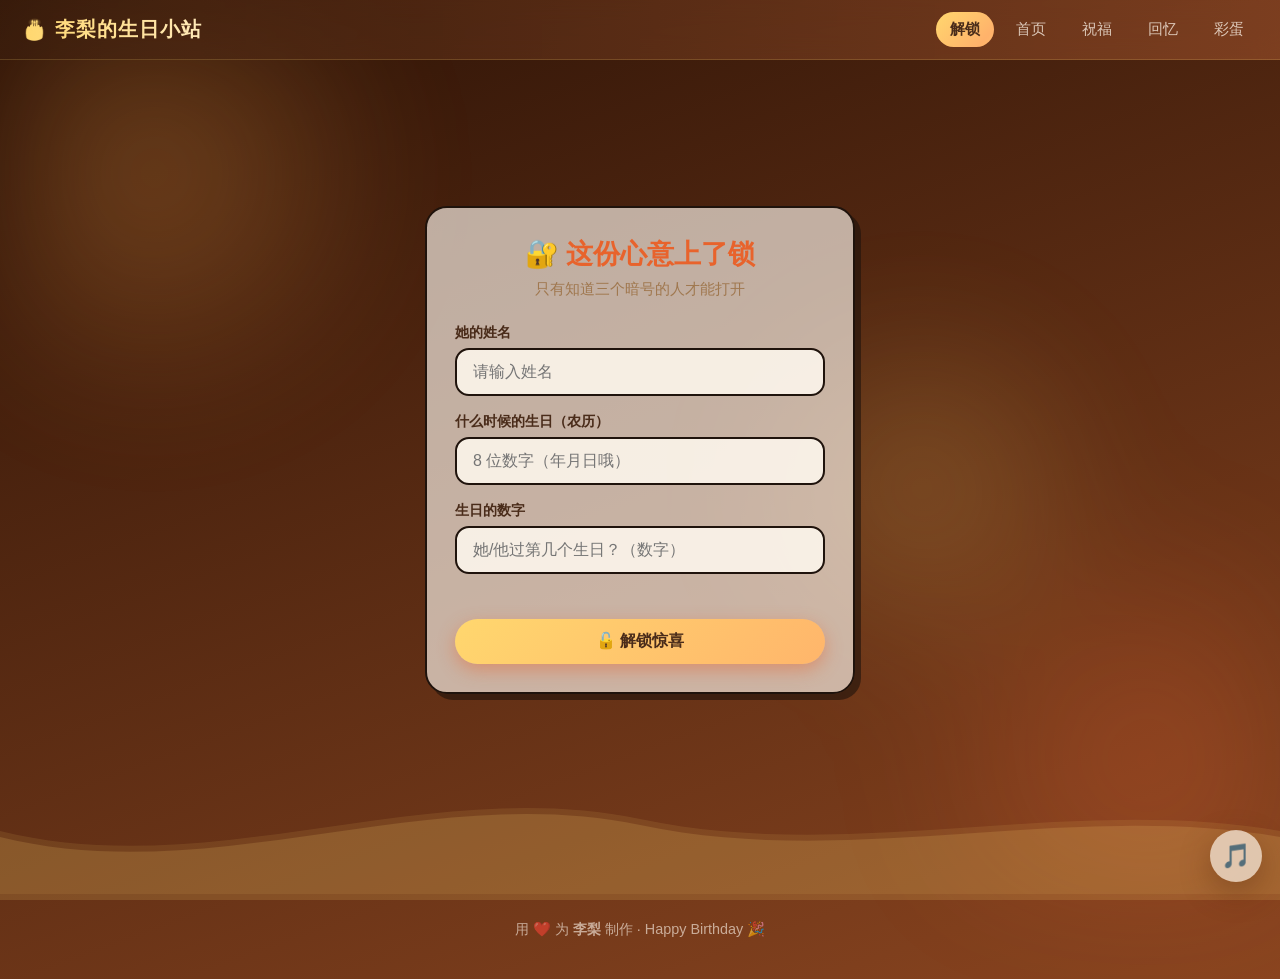
<file: index.html>
<!DOCTYPE html>
<html lang="zh-CN">
<head>
  <meta charset="UTF-8" />
  <meta name="viewport" content="width=device-width, initial-scale=1.0" />
  <title>首页 · 生日小站</title>
  <link rel="stylesheet" href="style.css" />
  <style>
    .hero-actions { display: flex; gap: 14px; flex-wrap: wrap; justify-content: center; }
    .today-banner {
      background: linear-gradient(135deg, var(--pink-deep), #ff9068);
      color: #fff;
      padding: 10px 26px;
      border-radius: 999px;
      font-weight: 800;
      letter-spacing: 2px;
      box-shadow: 0 8px 24px rgba(255, 94, 148, 0.5);
      animation: pulse 1.6s ease-in-out infinite;
    }
    @keyframes pulse {
      0%, 100% { transform: scale(1); }
      50% { transform: scale(1.06); }
    }
    .quick-links { display: flex; gap: 18px; flex-wrap: wrap; justify-content: center; margin-top: 46px; }
    .quick-card {
      width: 200px;
      padding: 26px 18px;
      border-radius: 22px;
      background: rgba(255, 248, 238, 0.5);
      border: 2px solid var(--frame);
      box-shadow: 4px 4px 0 rgba(31, 19, 12, 0.55);
      backdrop-filter: blur(6px);
      -webkit-backdrop-filter: blur(6px);
      color: var(--cream);
      text-decoration: none;
      text-shadow: 0 1px 4px rgba(31, 19, 12, 0.6);
      transition: 0.25s;
      text-align: center;
    }
    .quick-card:hover { transform: translateY(-6px); background: rgba(255, 255, 255, 0.18); }
    .quick-card .icon { font-size: 2.4rem; }
    .quick-card h3 { margin: 10px 0 6px; }
    .quick-card p { font-size: 0.86rem; opacity: 0.75; line-height: 1.5; }
  </style>
</head>
<body data-title="首页">
  <main>
    <section class="hero">
      <div class="cake">🎂</div>
      <h1 class="glitter" id="hero-title"></h1>
      <div id="today-slot"></div>
      <p class="subtitle" id="hero-sub"></p>

      <div class="countdown" id="countdown"></div>

      <div class="hero-actions">
        <a class="btn" href="wish.html">🎈 去许愿</a>
        <a class="btn ghost" href="memories.html">📷 看回忆</a>
      </div>

      <div class="quick-links">
        <a class="quick-card" href="wish.html">
          <div class="icon">🕯️</div>
          <h3>祝福页</h3>
          <p>吹灭蜡烛许个愿<br />收下满满的祝福</p>
        </a>
        <a class="quick-card" href="memories.html">
          <div class="icon">📸</div>
          <h3>回忆页</h3>
          <p>时间线 + 照片墙<br />一路走来的风景</p>
        </a>
        <a class="quick-card" href="play.html">
          <div class="icon">🎁</div>
          <h3>互动彩蛋页</h3>
          <p>砸金蛋、翻牌配对<br />藏了惊喜等你发现</p>
        </a>
      </div>
    </section>
  </main>

  <!-- 连点蛋糕触发的惊喜弹窗 -->
  <div class="surprise-mask" id="surprise">
    <div class="surprise-box">
      <div class="big">🎁</div>
      <h3 id="sp-title">被你发现啦！</h3>
      <p id="sp-text"></p>
      <p style="margin-top: 18px;"><button class="btn" onclick="document.getElementById('surprise').classList.remove('open')">收下啦</button></p>
      <p style="margin-top: 10px; font-size: 0.82rem; color: #c98a5a;">（「彩蛋」页还有小游戏和隐藏星星等你探索）</p>
    </div>
  </div>

  <script src="config.js"></script>
  <script src="app.js"></script>
  <script>
    const { days, isToday, age } = getBirthdayInfo();

    document.getElementById("hero-title").innerHTML =
      `${CONFIG.emoji} 生日快乐，<br />${CONFIG.name}！`;

    if (isToday) {
      document.getElementById("today-slot").innerHTML = `<div class="today-banner">🎉 今天是正日子！${age} 岁快乐 🎉</div>`;
      document.getElementById("hero-sub").textContent = "愿这一天比蛋糕还甜";
      SITE.confetti(160);
      // 正日子每 8 秒来一波小彩带
      setInterval(() => SITE.confetti(40), 8000);
    } else {
      document.getElementById("today-slot").innerHTML = "";
      document.getElementById("hero-sub").textContent =
        days === 1 ? "明天就是生日啦，准备好接收祝福了吗？" : `距离生日还有 ${days} 天，先把祝福存起来～`;
    }

    document.getElementById("countdown").innerHTML = `
      <div class="unit"><div class="num">${isToday ? 0 : days}</div><div class="label">天</div></div>
      <div class="unit"><div class="num">${age}</div><div class="label">周岁</div></div>
      <div class="unit"><div class="num">${CONFIG.chatMessages.length}</div><div class="label">条聊天</div></div>
    `;

    // 彩蛋：连点蛋糕 5 次触发惊喜弹窗
    const cakeEl = document.querySelector(".hero .cake");
    let cakeClicks = 0, clickTimer = null;
    cakeEl.style.cursor = "pointer";
    cakeEl.addEventListener("click", () => {
      clearTimeout(clickTimer);
      cakeClicks++;
      clickTimer = setTimeout(() => (cakeClicks = 0), 2500);
      if (cakeClicks >= 5) {
        cakeClicks = 0;
        SITE.confetti(120);
        document.getElementById("sp-text").textContent =
          `这是给 ${CONFIG.name} 的专属惊喜：愿你新的一岁，平安喜乐、万事胜意，天天都像过生日！`;
        document.getElementById("surprise").classList.add("open");
      }
    });
  </script>
</body>
</html>
</file>
<file: style.css>
/* ============ 基础 ============ */
* { margin: 0; padding: 0; box-sizing: border-box; }

:root {
  --bg1: #3d1f0e;
  --bg2: #a4552e;
  --pink: #ffb26b;
  --pink-deep: #e8632c;
  --gold: #ffd76e;
  --cream: #fff4e3;
  --ink: #4a2c1a;
  --card: rgba(255, 248, 238, 0.66);
  --frame: #1f130c;
  --shadow: 0 10px 30px rgba(80, 35, 10, 0.35);
}

html { scroll-behavior: smooth; }

body {
  font-family: "Segoe UI", "PingFang SC", "Microsoft YaHei", sans-serif;
  color: var(--ink);
  background: linear-gradient(160deg, var(--bg1), var(--bg2), #c96f2e, var(--bg2), var(--bg1));
  background-size: 400% 400%;
  background-attachment: fixed;
  animation: flowBg 22s ease-in-out infinite;
  min-height: 100vh;
  overflow-x: hidden;
}

@keyframes flowBg {
  0%, 100% { background-position: 0% 50%; }
  50% { background-position: 100% 50%; }
}

/* ============ 导航 ============ */
.nav {
  position: sticky;
  top: 0;
  z-index: 100;
  display: flex;
  align-items: center;
  gap: 8px;
  padding: 12px 22px;
  background: linear-gradient(90deg, rgba(61, 31, 14, 0.6), rgba(164, 85, 46, 0.55), rgba(61, 31, 14, 0.6));
  background-size: 200% 100%;
  animation: flowBg 14s ease-in-out infinite;
  backdrop-filter: blur(12px);
  -webkit-backdrop-filter: blur(12px);
  border-bottom: 1px solid rgba(255, 215, 110, 0.18);
}

.nav .logo {
  font-size: 1.25rem;
  font-weight: 800;
  color: var(--cream);
  text-decoration: none;
  margin-right: auto;
  letter-spacing: 1px;
  background: linear-gradient(90deg, var(--gold), #ffe9b8, var(--gold));
  background-size: 200% auto;
  -webkit-background-clip: text;
  background-clip: text;
  -webkit-text-fill-color: transparent;
  animation: shineText 4s linear infinite;
}

@keyframes shineText {
  to { background-position: 200% center; }
}

.nav a.page {
  color: rgba(255, 247, 236, 0.75);
  text-decoration: none;
  font-size: 0.95rem;
  padding: 7px 14px;
  border-radius: 999px;
  transition: 0.25s;
  white-space: nowrap;
}

.nav a.page:hover { color: #fff; background: rgba(255, 255, 255, 0.14); }

.nav a.page.active {
  color: var(--ink);
  background: linear-gradient(135deg, var(--gold), var(--pink), var(--gold));
  background-size: 200% 100%;
  animation: flowBg 5s ease-in-out infinite;
  font-weight: 700;
}

/* 手机端导航：logo 占一行 + 四个按钮等分一行 */
@media (max-width: 640px) {
  .nav { flex-wrap: wrap; row-gap: 6px; padding: 10px 14px; }
  .nav .logo { width: 100%; text-align: center; margin-right: 0; }
  .nav a.page { flex: 1; text-align: center; padding: 7px 4px; font-size: 0.88rem; }
}

/* ============ 通用布局 ============ */
main { max-width: 1080px; margin: 0 auto; padding: 40px 20px 90px; }

h1.glitter {
  font-size: clamp(2rem, 6vw, 3.4rem);
  color: var(--cream);
  text-align: center;
  line-height: 1.25;
  text-shadow: 0 4px 24px rgba(232, 99, 44, 0.55);
  background: linear-gradient(90deg, var(--cream), var(--gold), #ffc3a0, var(--cream));
  background-size: 250% auto;
  -webkit-background-clip: text;
  background-clip: text;
  -webkit-text-fill-color: transparent;
  animation: shineText 6s linear infinite;
  text-shadow: none;
  filter: drop-shadow(0 4px 18px rgba(232, 99, 44, 0.45));
}

.subtitle {
  text-align: center;
  color: rgba(255, 247, 236, 0.85);
  margin-top: 14px;
  font-size: clamp(1rem, 2.5vw, 1.2rem);
}

.card {
  background: var(--card);
  border: 2px solid var(--frame);
  box-shadow: 4px 4px 0 rgba(31, 19, 12, 0.55);
  border-radius: 22px;
  padding: 28px;
  backdrop-filter: blur(8px);
  -webkit-backdrop-filter: blur(8px);
}

.btn {
  display: inline-flex;
  align-items: center;
  gap: 8px;
  border: none;
  cursor: pointer;
  font-size: 1rem;
  font-weight: 700;
  color: var(--ink);
  background: linear-gradient(135deg, var(--gold), var(--pink), var(--gold));
  background-size: 220% 220%;
  animation: flowBtn 4s ease-in-out infinite;
  padding: 12px 26px;
  border-radius: 999px;
  box-shadow: 0 6px 18px rgba(232, 99, 44, 0.45);
  transition: transform 0.2s, box-shadow 0.2s;
  text-decoration: none;
}

@keyframes flowBtn {
  0%, 100% { background-position: 0% 50%; }
  50% { background-position: 100% 50%; }
}

.btn:hover { transform: translateY(-2px) scale(1.03); box-shadow: 0 10px 24px rgba(232, 99, 44, 0.55); }
.btn:active { transform: scale(0.96); }

.btn.ghost {
  background: rgba(255, 255, 255, 0.12);
  color: var(--cream);
  box-shadow: none;
  border: 1px solid rgba(255, 255, 255, 0.35);
}

/* ============ 背景气球（每页都有，自动漂浮） ============ */
.balloons { position: fixed; inset: 0; z-index: -1; overflow: hidden; pointer-events: none; }

.balloon {
  position: absolute;
  bottom: -140px;
  width: 46px;
  height: 58px;
  border-radius: 50% 50% 50% 50% / 44% 44% 56% 56%;
  background: radial-gradient(circle at 32% 28%, rgba(255,255,255,0.85), var(--c1) 45%, var(--c2));
  animation: floatUp linear infinite;
  opacity: 0.8;
}

.balloon::after {
  content: "";
  position: absolute;
  left: 50%;
  top: 100%;
  width: 2px;
  height: 52px;
  background: rgba(255, 255, 255, 0.45);
}

@keyframes floatUp {
  0%   { transform: translate(0, 0) rotate(-4deg); }
  50%  { transform: translate(18px, -55vh) rotate(5deg); }
  100% { transform: translate(-10px, -118vh) rotate(-3deg); }
}

/* ============ 页脚 ============ */
footer {
  text-align: center;
  color: rgba(255, 247, 236, 0.6);
  padding: 30px 20px 40px;
  font-size: 0.9rem;
}

/* ============ 首页 hero ============ */
.hero {
  min-height: calc(100vh - 180px);
  display: flex;
  flex-direction: column;
  align-items: center;
  justify-content: center;
  text-align: center;
  gap: 26px;
}

.hero .cake { font-size: clamp(4rem, 14vw, 7rem); animation: wobble 2.6s ease-in-out infinite; }

@keyframes wobble {
  0%, 100% { transform: rotate(-5deg); }
  50% { transform: rotate(5deg); }
}

/* 倒计时卡片 */
.countdown {
  display: flex;
  gap: 14px;
  justify-content: center;
  flex-wrap: wrap;
}

.countdown .unit {
  min-width: 86px;
  padding: 14px 10px;
  background: rgba(255, 248, 238, 0.5);
  border: 2px solid var(--frame);
  box-shadow: 3px 3px 0 rgba(31, 19, 12, 0.55);
  backdrop-filter: blur(6px);
  -webkit-backdrop-filter: blur(6px);
  border-radius: 16px;
  color: var(--cream);
  text-shadow: 0 1px 4px rgba(31, 19, 12, 0.6);
}

.countdown .num { font-size: 2rem; font-weight: 800; }
.countdown .label { font-size: 0.82rem; opacity: 0.8; }

/* ============ 祝福页 ============ */
.wish-stage { position: relative; max-width: 560px; margin: 0 auto; text-align: center; }

.cake-visual { position: relative; display: inline-block; cursor: pointer; user-select: none; }

.cake-visual .flames { position: absolute; top: -18px; left: 0; right: 0; display: flex; justify-content: center; gap: 34px; }

.flame {
  width: 16px;
  height: 26px;
  background: radial-gradient(circle at 50% 70%, #fff3b0, #ffb84d 55%, #ff5e3a);
  border-radius: 50% 50% 50% 50% / 62% 62% 38% 38%;
  animation: flicker 0.35s ease-in-out infinite alternate;
  filter: drop-shadow(0 0 8px rgba(255, 170, 60, 0.9));
  transform-origin: bottom;
}

.flame.out { animation: none; opacity: 0; transform: scale(0.2); transition: 0.4s; }

@keyframes flicker {
  from { transform: scaleY(1) skewX(-3deg); }
  to   { transform: scaleY(1.25) skewX(4deg); }
}

.cake-body { font-size: clamp(6rem, 24vw, 9rem); line-height: 1; }

.smoke {
  position: absolute;
  top: -26px;
  font-size: 1.4rem;
  opacity: 0;
  pointer-events: none;
}

@keyframes smokeUp {
  0% { opacity: 0.9; transform: translateY(0) scale(1); }
  100% { opacity: 0; transform: translateY(-70px) scale(1.8); }
}

/* 祝福语轮播卡 */
.wish-card {
  margin: 30px auto 0;
  max-width: 560px;
  background: var(--card);
  border: 2px solid var(--frame);
  box-shadow: 4px 4px 0 rgba(31, 19, 12, 0.55);
  border-radius: 22px;
  padding: 26px 30px;
  backdrop-filter: blur(8px);
  -webkit-backdrop-filter: blur(8px);
  font-size: 1.18rem;
  line-height: 1.7;
  min-height: 96px;
  display: flex;
  align-items: center;
  justify-content: center;
  transition: opacity 0.5s;
}

.wish-card.fade { opacity: 0; }

/* ============ 回忆页 ============ */
.memories-grid { display: grid; grid-template-columns: repeat(auto-fill, minmax(160px, 1fr)); gap: 16px; }

.photo-tile {
  position: relative;
  aspect-ratio: 1;
  border-radius: 18px;
  overflow: hidden;
  cursor: zoom-in;
  border: 2px solid var(--frame);
  box-shadow: 4px 4px 0 rgba(31, 19, 12, 0.55);
  background: linear-gradient(135deg, #f6d5f7, #fbe9d7);
  transition: transform 0.25s;
}

.photo-tile:hover { transform: translateY(-5px) rotate(1deg); }

.photo-tile img { width: 100%; height: 100%; object-fit: cover; }

.photo-tile .cap {
  position: absolute;
  inset: auto 0 0 0;
  padding: 22px 12px 10px;
  color: #fff;
  font-size: 0.85rem;
  background: linear-gradient(transparent, rgba(0, 0, 0, 0.65));
}

/* 无照片时的占位瓷砖 */
.tile-placeholder { display: flex; flex-direction: column; align-items: center; justify-content: center; gap: 8px; color: #c96f2e; text-align: center; padding: 12px; height: 100%; }

/* 时间线 */
.timeline { position: relative; margin: 60px auto 0; max-width: 720px; padding-left: 26px; }

.timeline::before {
  content: "";
  position: absolute;
  left: 8px;
  top: 0;
  bottom: 0;
  width: 4px;
  border-radius: 4px;
  background: linear-gradient(var(--gold), var(--pink-deep));
}

.tl-item { position: relative; margin-bottom: 30px; }

.tl-item::before {
  content: "";
  position: absolute;
  left: -26px;
  top: 6px;
  width: 16px;
  height: 16px;
  border-radius: 50%;
  background: var(--cream);
  border: 4px solid var(--pink-deep);
  box-shadow: 0 0 0 4px rgba(255, 94, 148, 0.25);
}

.tl-card { background: var(--card); border: 2px solid var(--frame); box-shadow: 4px 4px 0 rgba(31, 19, 12, 0.55); border-radius: 18px; padding: 18px 22px; backdrop-filter: blur(8px); -webkit-backdrop-filter: blur(8px); }

.tl-card .date { color: var(--pink-deep); font-weight: 800; font-size: 0.88rem; letter-spacing: 1px; }
.tl-card h3 { margin: 4px 0 6px; font-size: 1.15rem; }
.tl-card p { color: #8a5a38; font-size: 0.96rem; line-height: 1.65; }

/* 时间线滚动入场由全局 flow-reveal 统一处理 */

/* 灯箱 */
.lightbox {
  position: fixed;
  inset: 0;
  z-index: 200;
  background: rgba(45, 18, 5, 0.9);
  display: none;
  align-items: center;
  justify-content: center;
  flex-direction: column;
  gap: 14px;
  padding: 30px;
}

.lightbox.open { display: flex; }
.lightbox img { max-width: min(88vw, 900px); max-height: 74vh; border-radius: 14px; box-shadow: 0 20px 60px rgba(0,0,0,0.6); }
.lightbox .lb-cap { color: var(--cream); font-size: 1rem; }
.lightbox .lb-close { position: absolute; top: 18px; right: 26px; font-size: 2rem; color: #fff; cursor: pointer; background: none; border: none; }

/* ============ 互动彩蛋页 ============ */
.play-stage { text-align: center; }

.eggs-lane {
  display: flex;
  gap: 18px;
  justify-content: center;
  flex-wrap: wrap;
  margin: 34px 0 10px;
}

.egg {
  width: 92px;
  height: 116px;
  border: none;
  cursor: pointer;
  border-radius: 50% 50% 50% 50% / 58% 58% 42% 42%;
  background: radial-gradient(circle at 32% 26%, #fff8dd, var(--gold) 55%, #e0a83c);
  box-shadow: 0 8px 20px rgba(255, 200, 90, 0.45), inset 0 -8px 18px rgba(180, 120, 20, 0.25);
  font-size: 2.2rem;
  transition: transform 0.2s;
}

.egg:hover { transform: translateY(-6px) rotate(-4deg); }
.egg:active { transform: scale(0.9); }
.egg:disabled { opacity: 0.35; transform: none; cursor: default; filter: grayscale(0.5); }

.egg-result {
  min-height: 120px;
  max-width: 560px;
  margin: 18px auto;
  display: flex;
  align-items: center;
  justify-content: center;
  padding: 20px 26px;
  background: var(--card);
  border: 2px solid var(--frame);
  box-shadow: 4px 4px 0 rgba(31, 19, 12, 0.55);
  border-radius: 20px;
  backdrop-filter: blur(8px);
  -webkit-backdrop-filter: blur(8px);
  font-size: 1.25rem;
  line-height: 1.7;
  color: var(--ink);
}

/* 翻牌记忆游戏 */
.memory-grid {
  display: grid;
  grid-template-columns: repeat(4, 74px);
  gap: 10px;
  justify-content: center;
  margin: 26px auto 10px;
}

.mcard {
  width: 74px;
  height: 74px;
  perspective: 500px;
  cursor: pointer;
  border: none;
  background: none;
  padding: 0;
}

.mcard .inner { position: relative; width: 100%; height: 100%; transition: transform 0.45s; transform-style: preserve-3d; }

.mcard.flipped .inner { transform: rotateY(180deg); }

.mcard .face {
  position: absolute;
  inset: 0;
  display: flex;
  align-items: center;
  justify-content: center;
  border-radius: 14px;
  backface-visibility: hidden;
  -webkit-backface-visibility: hidden;
  font-size: 2rem;
}

.mcard .front {
  background: linear-gradient(135deg, #e8853c, #d9542f);
  color: rgba(255, 255, 255, 0.9);
  font-size: 1.5rem;
  border: 2px solid var(--frame);
  box-shadow: 3px 3px 0 rgba(31, 19, 12, 0.5);
}

.mcard .back { background: var(--cream); transform: rotateY(180deg); border: 2px solid var(--frame); box-shadow: 3px 3px 0 rgba(31, 19, 12, 0.5); }

.mcard.matched .front { background: linear-gradient(135deg, #35c97d, #7fe3a9); }

.play-hint { color: rgba(255, 247, 236, 0.85); margin-top: 8px; font-size: 0.95rem; }

/* 惊喜弹窗 */
.surprise-mask {
  position: fixed;
  inset: 0;
  z-index: 300;
  background: rgba(45, 18, 5, 0.78);
  backdrop-filter: blur(4px);
  display: none;
  align-items: center;
  justify-content: center;
  padding: 24px;
}

.surprise-mask.open { display: flex; }

.surprise-box {
  background: rgba(255, 248, 238, 0.9);
  border: 3px solid var(--frame);
  box-shadow: 8px 8px 0 rgba(31, 19, 12, 0.6), 0 24px 70px rgba(0, 0, 0, 0.4);
  border-radius: 26px;
  max-width: 480px;
  width: 100%;
  padding: 38px 32px;
  text-align: center;
  backdrop-filter: blur(10px);
  -webkit-backdrop-filter: blur(10px);
  animation: popIn 0.45s cubic-bezier(0.2, 1.4, 0.4, 1);
}

@keyframes popIn {
  from { transform: scale(0.5) rotate(-4deg); opacity: 0; }
  to   { transform: scale(1) rotate(0); opacity: 1; }
}

.surprise-box .big { font-size: 3.4rem; }
.surprise-box h3 { font-size: 1.5rem; margin: 12px 0 8px; color: var(--pink-deep); }
.surprise-box p { color: #8a5a38; line-height: 1.7; }

/* ============ 彩带动画（全站礼花） ============ */
.confetti-piece {
  position: fixed;
  top: -24px;
  z-index: 250;
  width: 10px;
  height: 16px;
  pointer-events: none;
  animation: confettiFall linear forwards;
}

@keyframes confettiFall {
  to { transform: translateY(110vh) rotate(720deg); }
}

/* ============ 音乐按钮 ============ */
.music-btn {
  position: fixed;
  right: 18px;
  bottom: 18px;
  z-index: 150;
  width: 52px;
  height: 52px;
  border-radius: 50%;
  border: none;
  cursor: pointer;
  font-size: 1.5rem;
  background: var(--card);
  box-shadow: var(--shadow);
  transition: transform 0.2s;
}

.music-btn:hover { transform: scale(1.1); }
.music-btn.playing { animation: spin 3s linear infinite; }

@keyframes spin { to { transform: rotate(360deg); } }

/* ============ 小屏适配 ============ */
@media (max-width: 640px) {
  .card { padding: 20px; }
  .countdown .unit { min-width: 72px; }
  .memory-grid { grid-template-columns: repeat(4, 1fr); padding: 0 8px; }
  .mcard { width: 100%; aspect-ratio: 1; height: auto; }
}

@media (prefers-reduced-motion: reduce) {
  .balloon, .hero .cake, .flame, .music-btn.playing { animation: none; }
}

/* ============ 流动态：极光光斑（每页背景，缓慢漂移） ============ */
.aurora { position: fixed; inset: 0; z-index: -2; overflow: hidden; pointer-events: none; filter: blur(60px); opacity: 0.38; }

.aurora span {
  position: absolute;
  width: 44vmax;
  height: 44vmax;
  border-radius: 50%;
  animation: auroraDrift ease-in-out infinite alternate;
}

.aurora span:nth-child(1) { background: radial-gradient(circle, rgba(255, 170, 80, 0.75), transparent 65%); top: -12%; left: -10%; animation-duration: 17s; }
.aurora span:nth-child(2) { background: radial-gradient(circle, rgba(255, 110, 60, 0.6), transparent 65%); bottom: -16%; right: -12%; animation-duration: 21s; animation-delay: -6s; }
.aurora span:nth-child(3) { background: radial-gradient(circle, rgba(255, 215, 110, 0.55), transparent 65%); top: 30%; left: 55%; width: 34vmax; height: 34vmax; animation-duration: 25s; animation-delay: -12s; }

@keyframes auroraDrift {
  0%   { transform: translate(0, 0) scale(1); }
  50%  { transform: translate(9vw, 6vh) scale(1.18); }
  100% { transform: translate(-7vw, -5vh) scale(0.92); }
}

/* ============ 流动态：底部波浪（两层滚动） ============ */
.waves {
  position: fixed;
  left: 0;
  right: 0;
  bottom: 0;
  height: 130px;
  z-index: -1;
  pointer-events: none;
  opacity: 0.5;
}

.waves .wave {
  position: absolute;
  bottom: 0;
  left: 0;
  width: 200%;
  height: 100%;
  background-repeat: repeat-x;
  background-size: 50% 100%;
  background-image: url("data:image/svg+xml,%3Csvg xmlns='http://www.w3.org/2000/svg' viewBox='0 0 1200 130' preserveAspectRatio='none'%3E%3Cpath d='M0,67 C200,120 400,10 600,55 C800,100 1000,30 1200,67 L1200,130 L0,130 Z' fill='%23ffd76e' fill-opacity='0.35'/%3E%3C/svg%3E");
  animation: waveMove 16s linear infinite;
}

.waves .wave.w2 { animation-duration: 26s; animation-direction: reverse; opacity: 0.6; bottom: 6px; }

@keyframes waveMove {
  from { transform: translateX(0); }
  to   { transform: translateX(-50%); }
}

/* ============ 流动态：页面入场（进页淡入上浮） ============ */
@keyframes pageIn {
  from { opacity: 0; transform: translateY(26px); filter: blur(6px); }
  to   { opacity: 1; transform: none; filter: blur(0); }
}

body.page-enter .nav { animation: navIn 0.7s ease both; }
@keyframes navIn { from { opacity: 0; transform: translateY(-100%); } to { opacity: 1; transform: none; } }

body.page-enter main > * { animation: pageIn 0.85s cubic-bezier(0.2, 0.8, 0.3, 1) both; }
body.page-enter main > *:nth-child(2) { animation-delay: 0.12s; }
body.page-enter main > *:nth-child(3) { animation-delay: 0.24s; }
body.page-enter main > *:nth-child(4) { animation-delay: 0.36s; }
body.page-enter main > *:nth-child(5) { animation-delay: 0.48s; }
body.page-enter main > *:nth-child(n+6) { animation-delay: 0.6s; }

/* 离页淡出：点击站内链接先淡出再跳转 */
body.page-exit { transition: opacity 0.32s ease, filter 0.32s ease; opacity: 0; filter: blur(8px); }

/* ============ 流动态：卡片/瓷砖滚动浮现 ============ */
.flow-reveal { opacity: 0; transform: translateY(30px) scale(0.98); transition: opacity 0.7s ease, transform 0.7s cubic-bezier(0.2, 0.8, 0.3, 1); }
.flow-reveal.show { opacity: 1; transform: none; }

/* 卡片悬浮时轻微流动光边 */
.card, .tl-card, .quick-card, .egg-result, .wish-card {
  transition: box-shadow 0.35s ease, transform 0.35s ease;
}

.card:hover, .tl-card:hover { box-shadow: 0 14px 40px rgba(232, 99, 44, 0.35); }

/* 尊重减弱动态偏好 */
@media (prefers-reduced-motion: reduce) {
  body, .nav, .nav .logo, .nav a.page.active, .btn, h1.glitter, .aurora span, .waves .wave { animation: none !important; }
  body.page-enter main > *, body.page-enter .nav { animation: none !important; }
  .flow-reveal { opacity: 1; transform: none; transition: none; }
}
</file>
